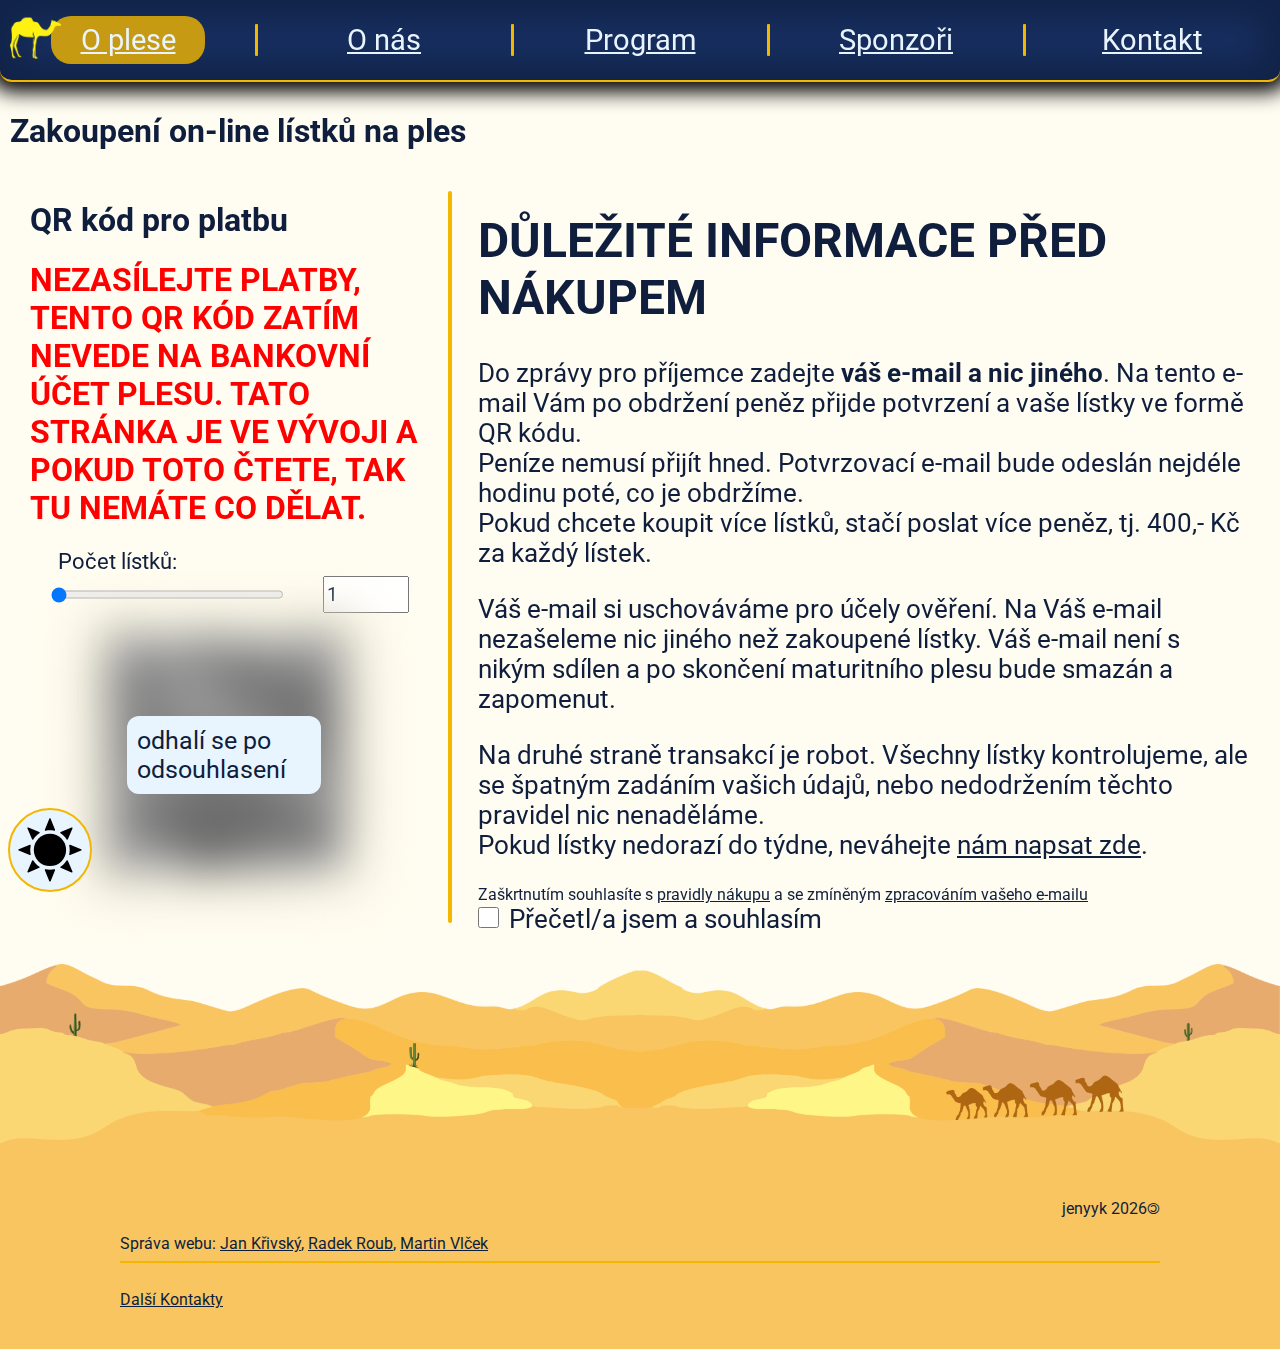
<file: subpages/buyticket.html>
<!DOCTYPE html>
<html lang="cs">
  <head>
    <title>Noc v Orientu - 2026</title>
    <meta charset="utf-8">
    <meta name="viewport" content="width=device-width, initial-scale=1.0">
    <link rel="icon" href="/assets/favicon.png">
    <!-- Every page has a shared and individual stylesheet! -->
    <link rel="stylesheet" href="/sharedStyles.css">
    <link rel="stylesheet" href="/styles/buyticket.css">
  </head>
  <body>
    <script src="/js/sharedHtml.js" type="module"></script>
    <h1 style="margin: 30px 10px 0 10px;">Zakoupení on-line lístků na ples</h1>
    <div id="siteParent">
      <div id="leftSide">
        <h1>QR kód pro platbu</h1>
        <h1 style="color:red;">NEZASÍLEJTE PLATBY, TENTO QR KÓD ZATÍM NEVEDE NA BANKOVNÍ ÚČET PLESU. TATO STRÁNKA JE VE VÝVOJI A POKUD TOTO ČTETE, TAK TU NEMÁTE CO DĚLAT.</h1>
        <p style="margin: 0 28px; font-size: 1.4em;">Počet lístků:</p>
        <div id="inputs">
          <input type="range" id="inputRange" min="1" max="10" value="1" step="1">
          <input type="number" id="inputNumber" value="1">
        </div>
        <div class="censor">
          <img id="qrImage" alt="Zde se objeví QR kód. Pokud ne, tak Váš prohlížeč nepodporuje webassembly">
        </div>
      </div>
      <div id="rightSide">
        <h1>DŮLEŽITÉ INFORMACE PŘED NÁKUPEM</h1>
        <p>Do zprávy pro příjemce zadejte <strong>váš e-mail a nic jiného</strong>.
           Na tento e-mail Vám po obdržení peněz přijde potvrzení a vaše lístky ve formě QR kódu.<br>
           Peníze nemusí přijít hned. Potvrzovací e-mail bude odeslán nejdéle hodinu poté, co je obdržíme.<br>
           Pokud chcete koupit více lístků, stačí poslat více peněz, tj. 400,- Kč za každý lístek.<br></p>
        <p id="eMailText">Váš e-mail si uschováváme pro účely ověření. Na Váš e-mail nezašeleme nic jiného než zakoupené lístky. Váš e-mail není s nikým sdílen a po skončení maturitního plesu bude smazán a zapomenut.</p>
        <p>
           Na druhé straně transakcí je robot. Všechny lístky kontrolujeme, ale se špatným zadáním vašich údajů, nebo nedodržením těchto pravidel nic nenaděláme.<br>
           Pokud lístky nedorazí do týdne, neváhejte <a href="./contacts.html">nám napsat zde</a>.</p>
        <p style="font-size: 1em; margin: 0;">Zaškrtnutím souhlasíte s <span style="cursor: pointer; font-size: inherit; text-decoration: underline;" title="Souhlasíte se správným zadáním vašich údajů před platbou. Pokud zadáte špatné údaje, vaše lístky nemusí přijít. Souhlasíte že nejsme odpovědní za chybné zadání údajů. Pokud se tak stane, pokusíme se problém vyřešit, ale za špatné zadání údajů fakt neručíme.">pravidly nákupu</span> a se zmíněným <span id="eMailUseText" style="cursor: pointer; font-size: inherit; text-decoration: underline;">zpracováním vašeho e-mailu</span></p>
        <input id="acceptCheckbox" type="checkbox" style="cursor: pointer;"><span id="checkboxText" style="cursor: pointer;">Přečetl/a jsem a souhlasím</span>
      </div>
    </div>
    <script src="/js/buyticket.js" type="module"></script>
    <script src="/js/sharedJs.js" type="module"></script>
  </body>
</html>
</file>
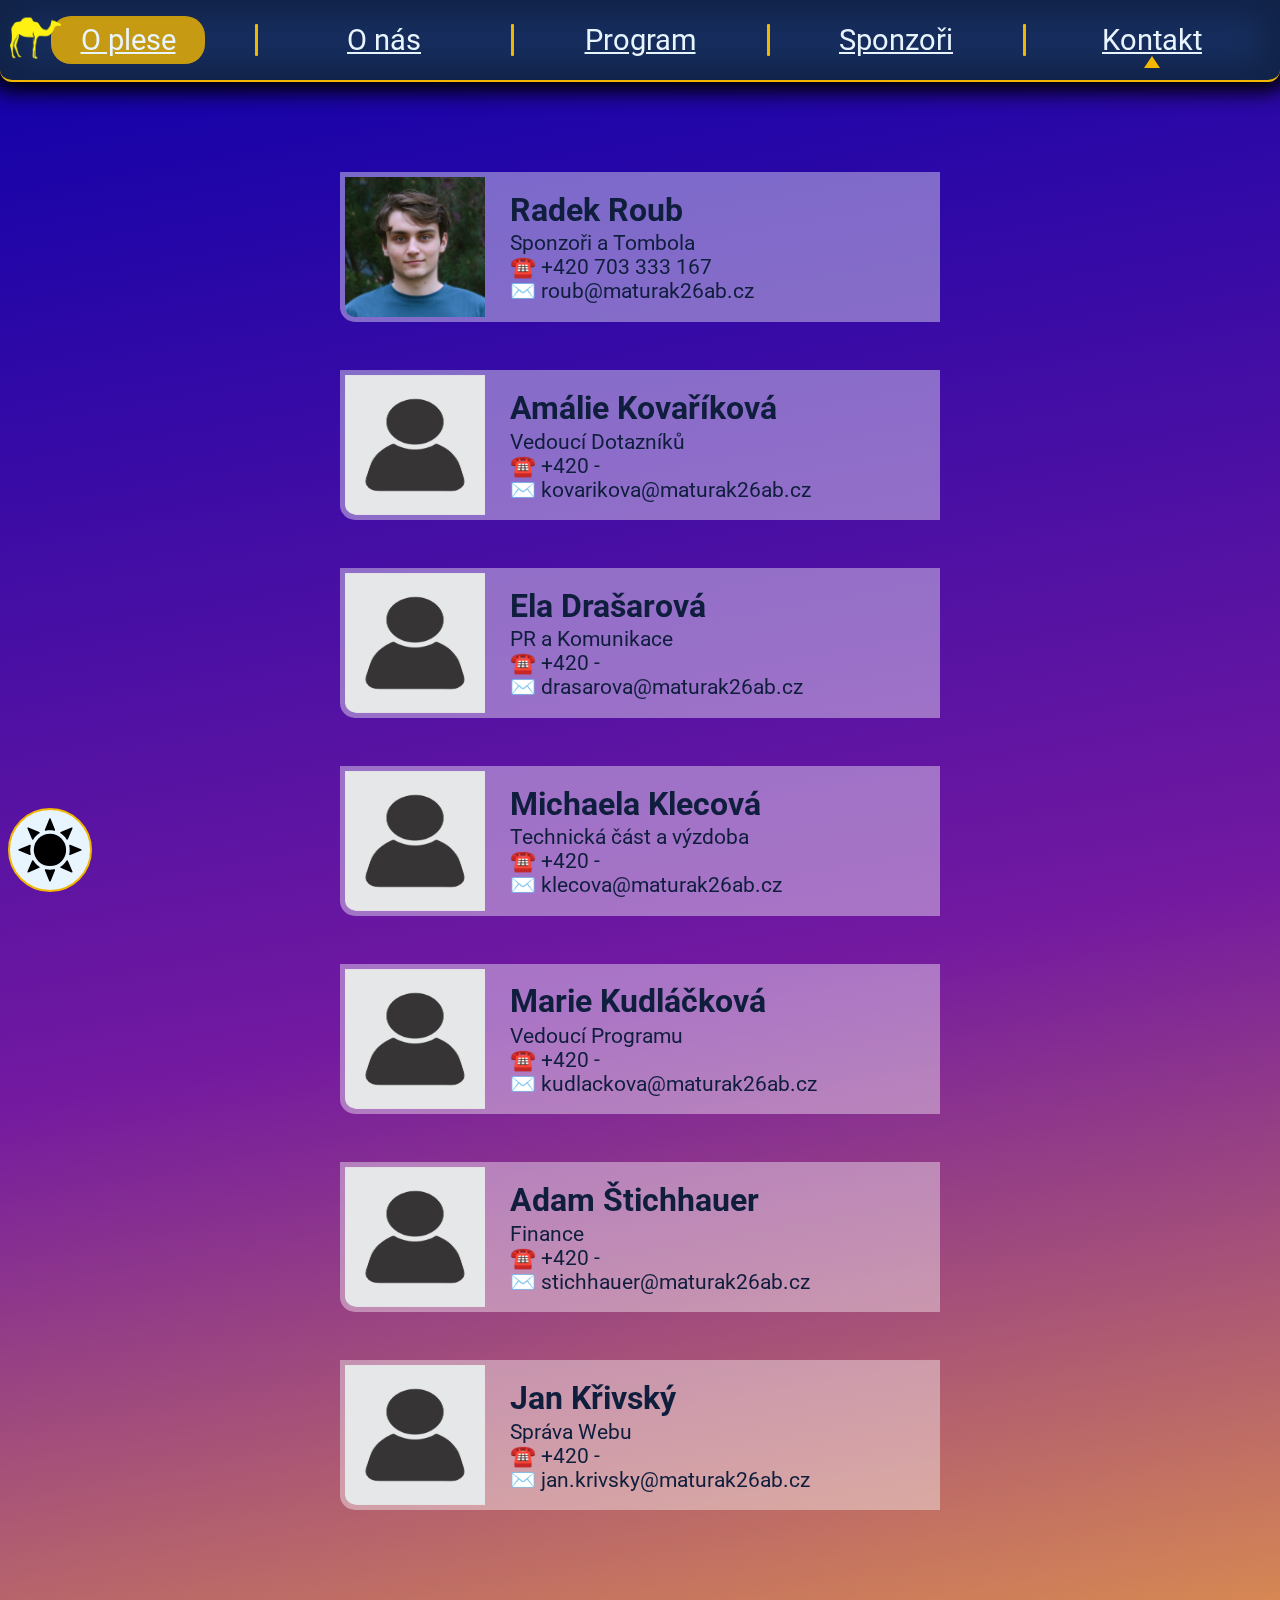
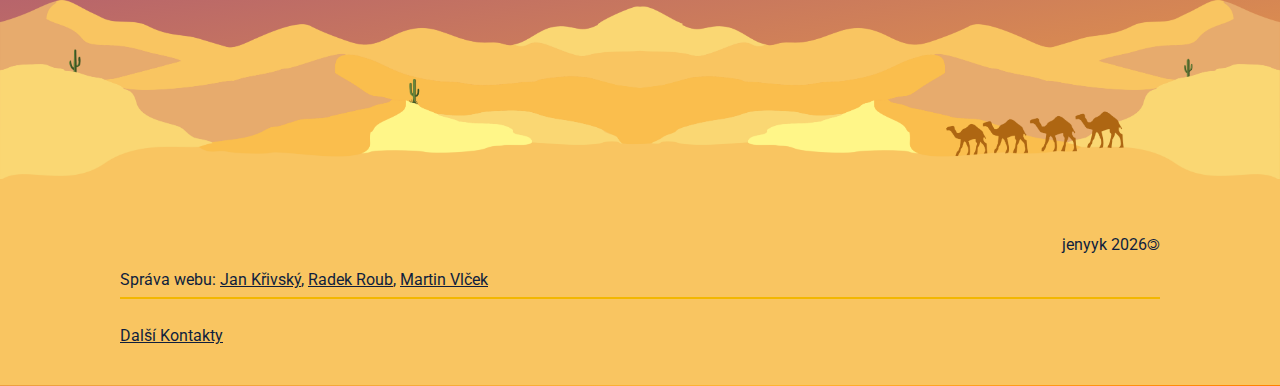
<file: subpages/contacts.html>
<!DOCTYPE html>
<html lang="cs" dir="ltr">
  <head>
    <title>Noc v Orientu - 2026</title>
    <meta charset="utf-8">
    <meta name="viewport" content="width=device-width, initial-scale=1.0">
    <link rel="icon" href="/assets/favicon.png">
    <!-- Every page has a shared and individual stylesheet! -->
    <link rel="stylesheet" href="/sharedStyles.css">
    <link rel="stylesheet" href="/styles/contacts.css">
  </head>
  <body>
    <script src="/js/sharedHtml.js" type="module"></script>

  <div id="container">
    <div class="contactCard">
      <img src="../assets/contactCards/roub.png" alt="sus">
      <div>
        <div class="contactName">Radek Roub</div>
        <div class="contactDescription">Sponzoři a Tombola<br>
          <p id="tele">+420 703 333 167</p>
          <p id="mail">roub@maturak26ab.cz</p>
        </div>
      </div>
    </div>

    <div class="contactCard">
      <img src="../assets/contactCards/person.png" alt="sus">
      <div>
        <div class="contactName">Amálie Kovaříková</div>
        <div class="contactDescription">Vedoucí Dotazníků<br>
          <p id="tele">+420 -</p>
          <p id="mail">kovarikova@maturak26ab.cz</p>
        </div>
      </div>
    </div>

    <div class="contactCard">
      <img src="../assets/contactCards/person.png" alt="sus">
      <div>
        <div class="contactName">Ela Drašarová</div>
        <div class="contactDescription">PR a Komunikace<br>
          <p id="tele">+420 -</p>
          <p id="mail">drasarova@maturak26ab.cz</p>
        </div>
      </div>
    </div>

    <div class="contactCard">
      <img src="../assets/contactCards/person.png" alt="sus">
      <div>
        <div class="contactName">Michaela Klecová</div>
        <div class="contactDescription">Technická část a výzdoba<br>
          <p id="tele">+420 -</p>
          <p id="mail">klecova@maturak26ab.cz</p>
        </div>
      </div>
    </div>

    <div class="contactCard">
      <img src="../assets/contactCards/person.png" alt="sus">
      <div>
        <div class="contactName">Marie Kudláčková</div>
        <div class="contactDescription">Vedoucí Programu<br>
          <p id="tele">+420 -</p>
          <p id="mail">kudlackova@maturak26ab.cz</p>
        </div>
      </div>
    </div>


    <div class="contactCard">
      <img src="../assets/contactCards/person.png" alt="sus">
      <div>
        <div class="contactName">Adam Štichhauer</div>
        <div class="contactDescription">Finance<br>
          <p id="tele">+420 -</p>
          <p id="mail">stichhauer@maturak26ab.cz</p>
        </div>
      </div>
    </div>


    <div class="contactCard">
      <img src="../assets/contactCards/person.png" alt="sus">
      <div>
        <div class="contactName">Jan Křivský</div>
        <div class="contactDescription">Správa Webu<br>
          <p id="tele">+420 -</p>
          <p id="mail">jan.krivsky@maturak26ab.cz</p>
        </div>
      </div>
    </div>

  </div>

    <script src="/js/sharedJs.js" type="module"></script>
  </body>
</html>
</file>
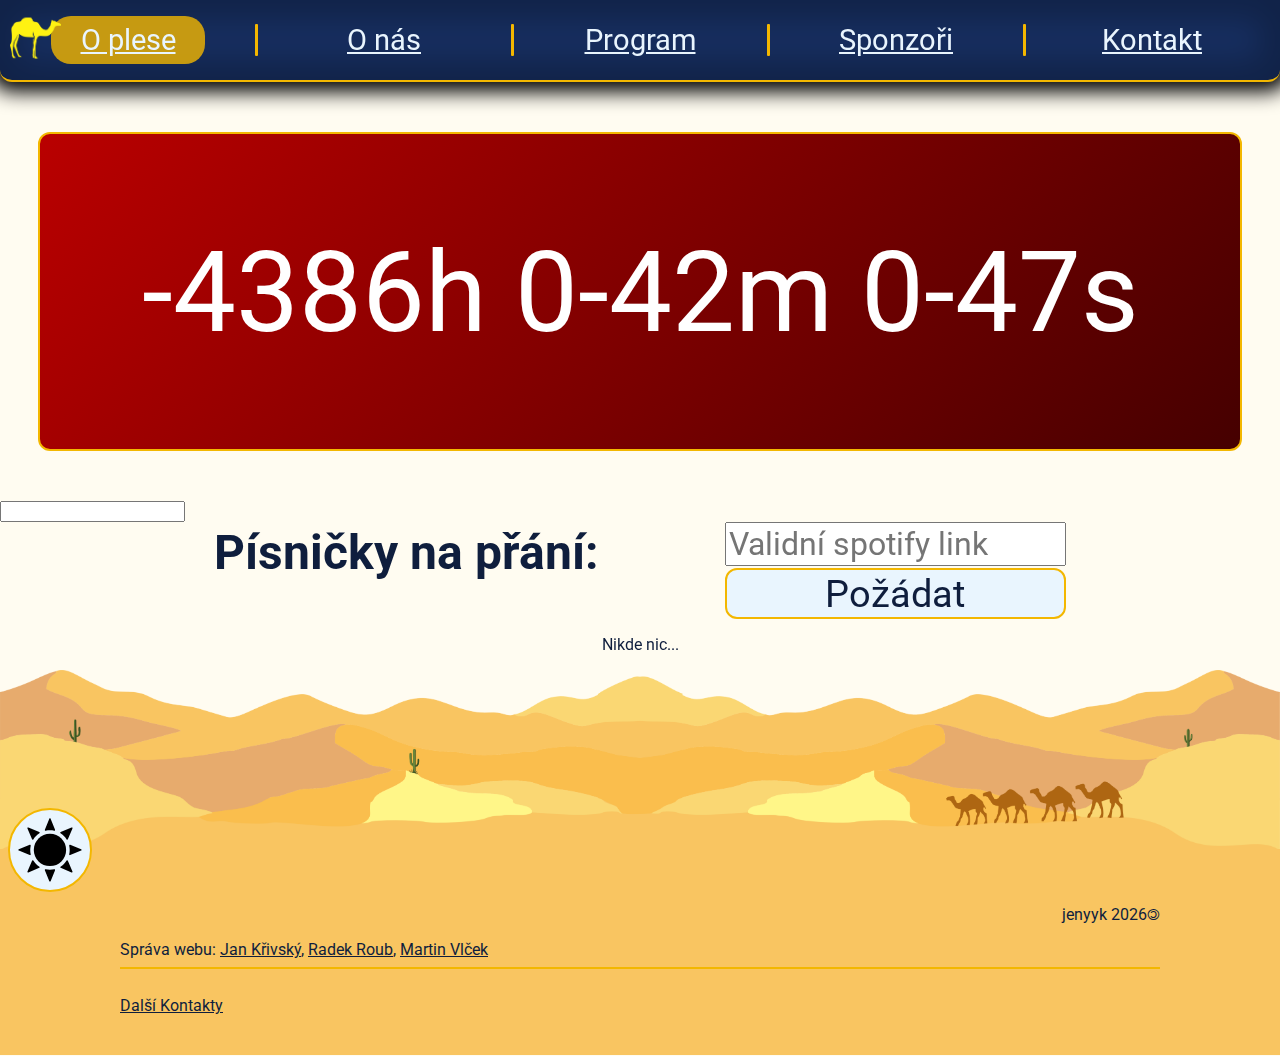
<file: subpages/live.html>
<!DOCTYPE html>
<html lang="cs" dir="ltr">
  <head>
    <title>Noc v Orientu - 2026</title>
    <meta charset="utf-8">
    <meta name="viewport" content="width=device-width, initial-scale=1.0">
    <link rel="icon" href="/assets/favicon.png">
    <!-- Every page has a shared and individual stylesheet! -->
    <link rel="stylesheet" href="/sharedStyles.css">
    <link rel="stylesheet" href="/styles/live.css">
  </head>
  <body>
    <script src="/js/sharedHtml.js" type="module"></script>
    <div id="countdownParent">
      <p id="countdownTimer">přemejšlim...</p>
    </div>
    <input type="text" id="adminPasswordInput">
    <div id="musicQueueParent">
      <div id="musicQueueTop">
        <p>Písničky na přání:</p>
        <div>
          <input id="songInput" type="text" placeholder="Validní spotify link">
          <button id="songAddButton">Požádat</button>
        </div>
      </div>
      <div id="queueParent">
        <p style="text-align: center">Nikde nic...<p>
      </div>
    </div>
    <script src="/js/live.js"></script>
    <script src="/js/sharedJs.js" type="module"></script>
  </body>
</html>
</file>
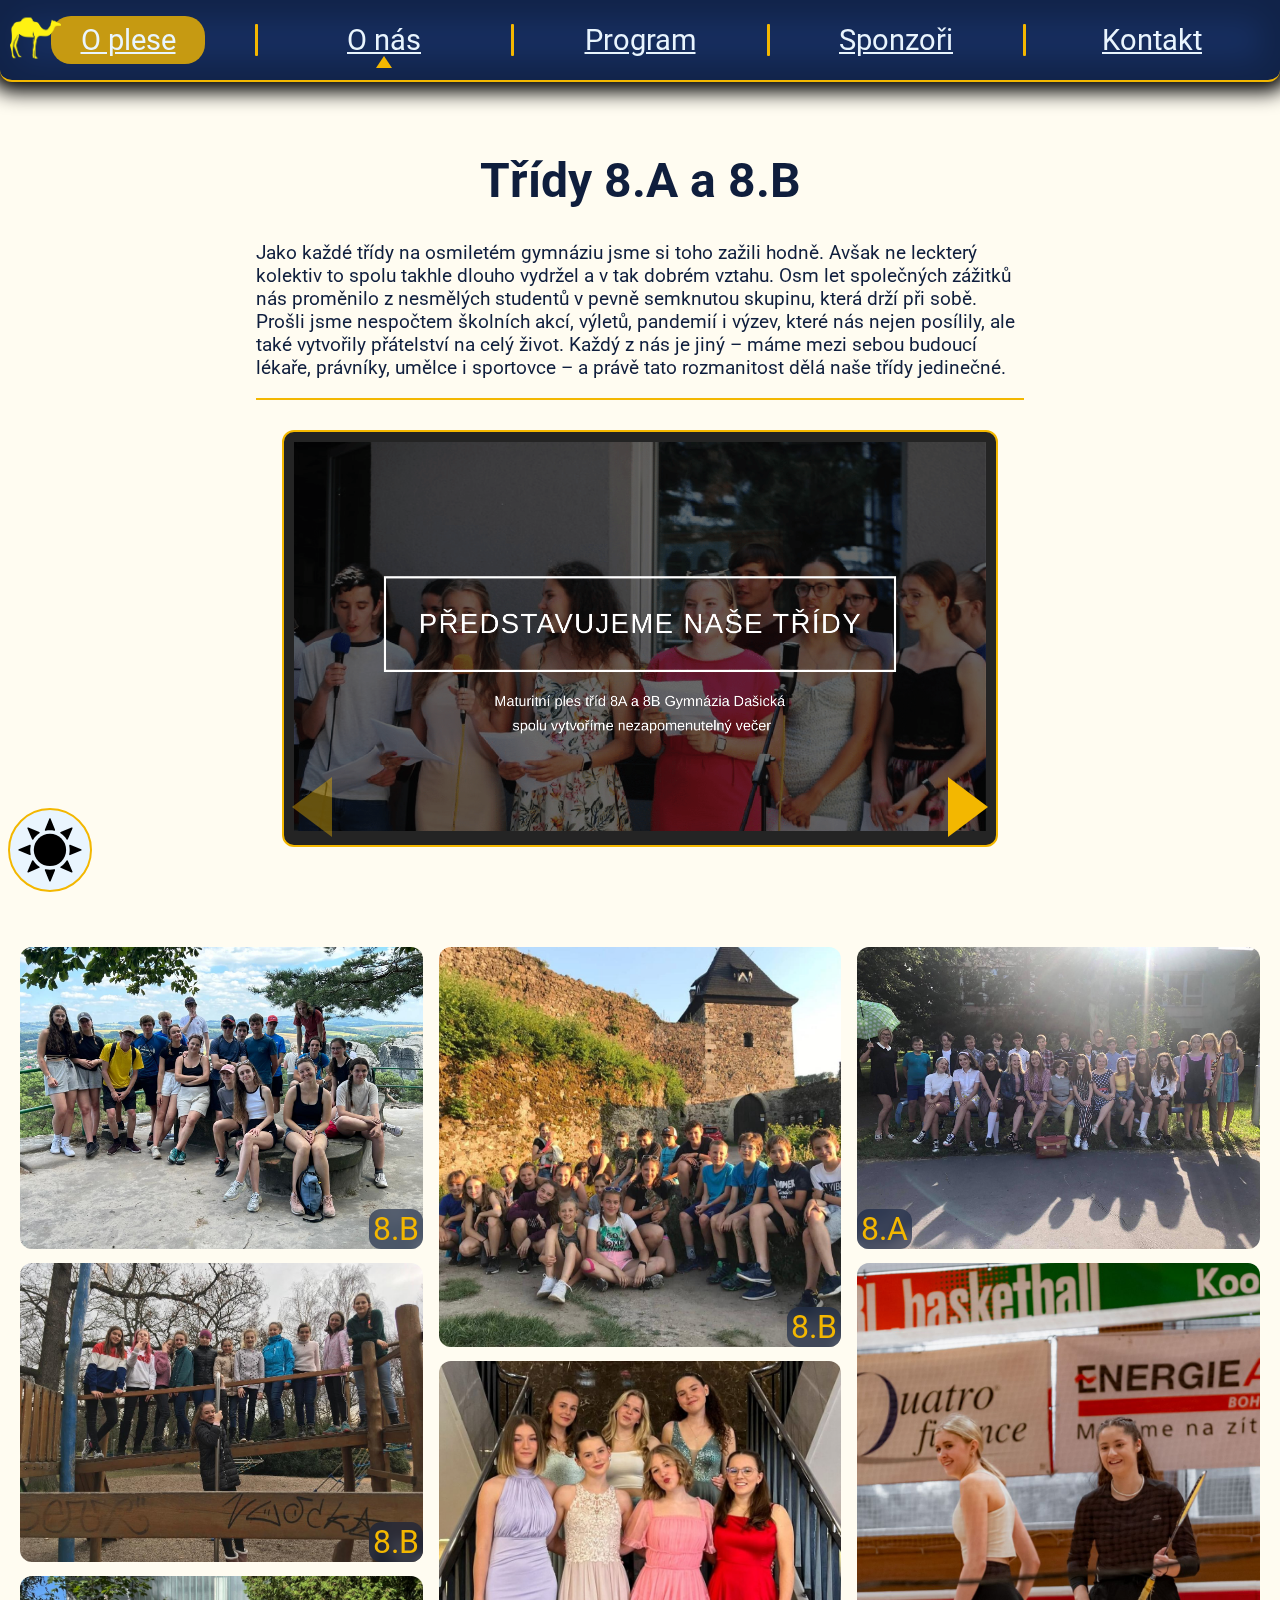
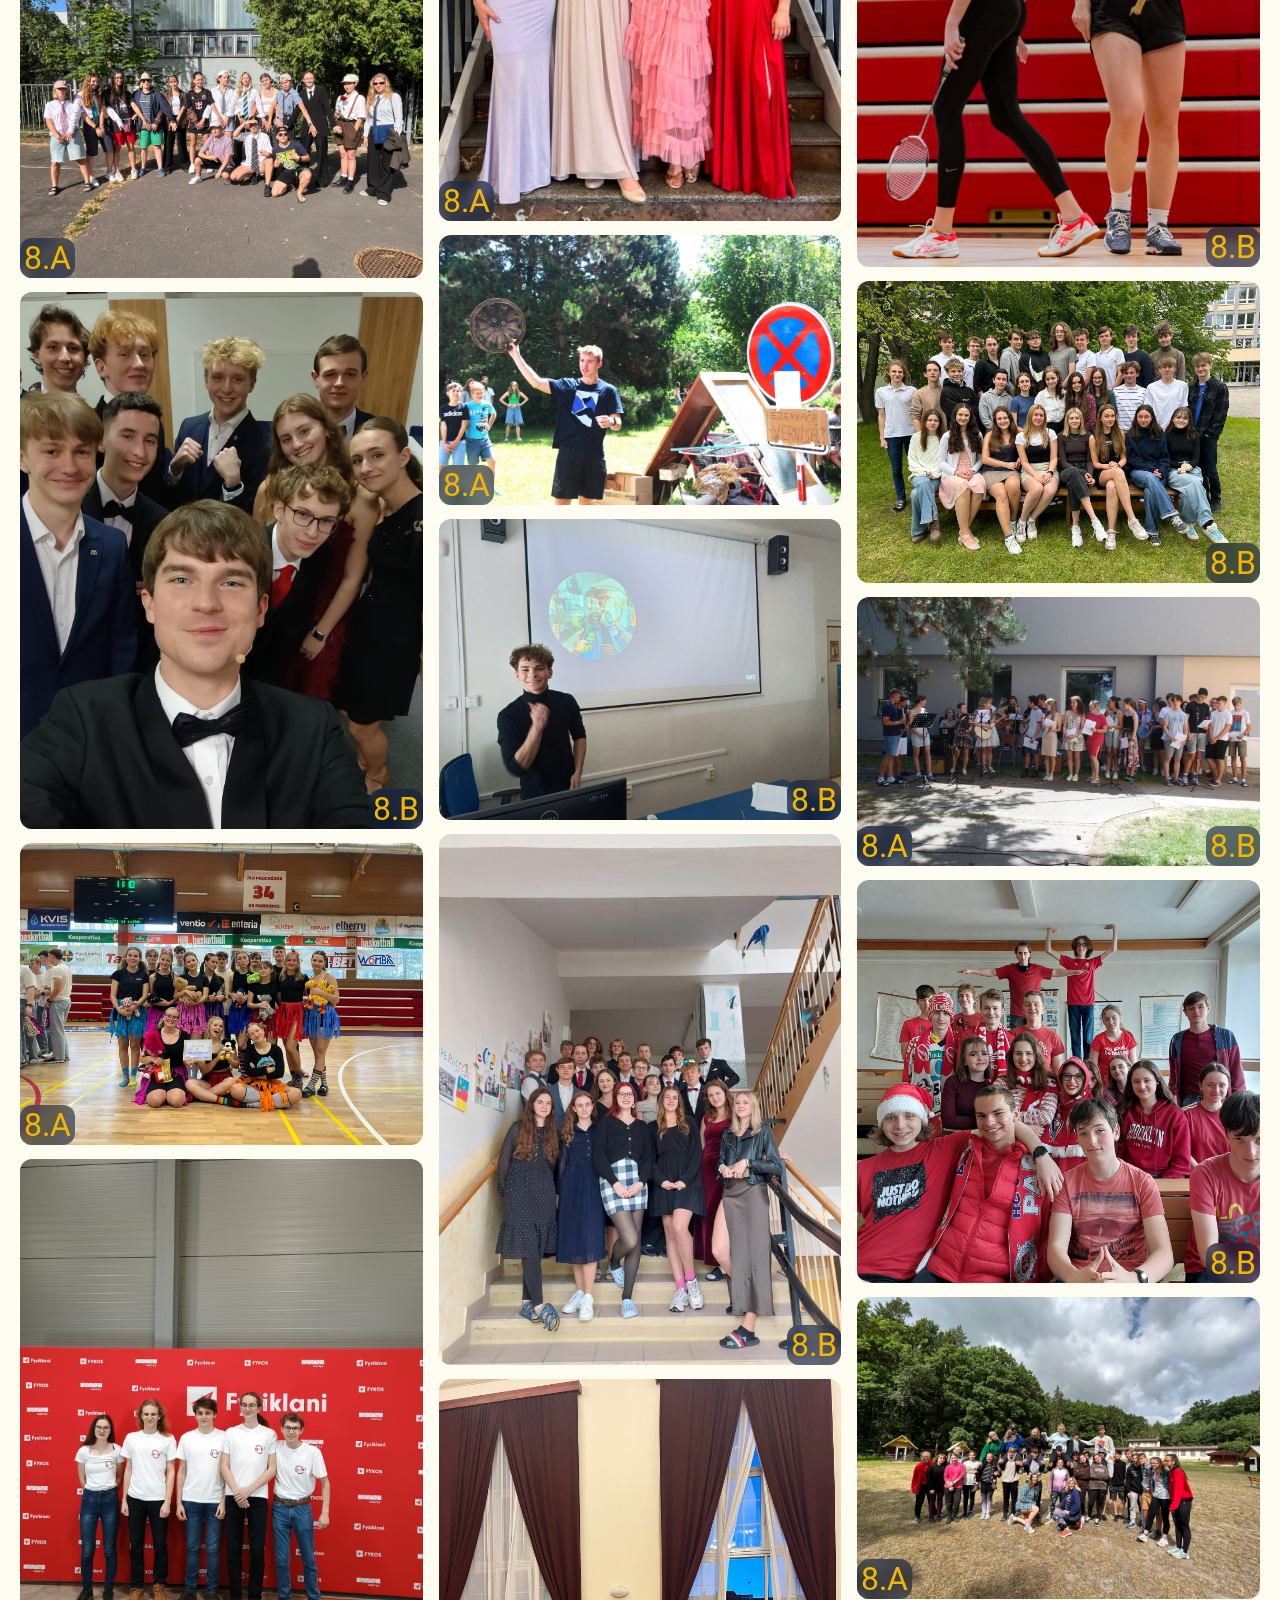
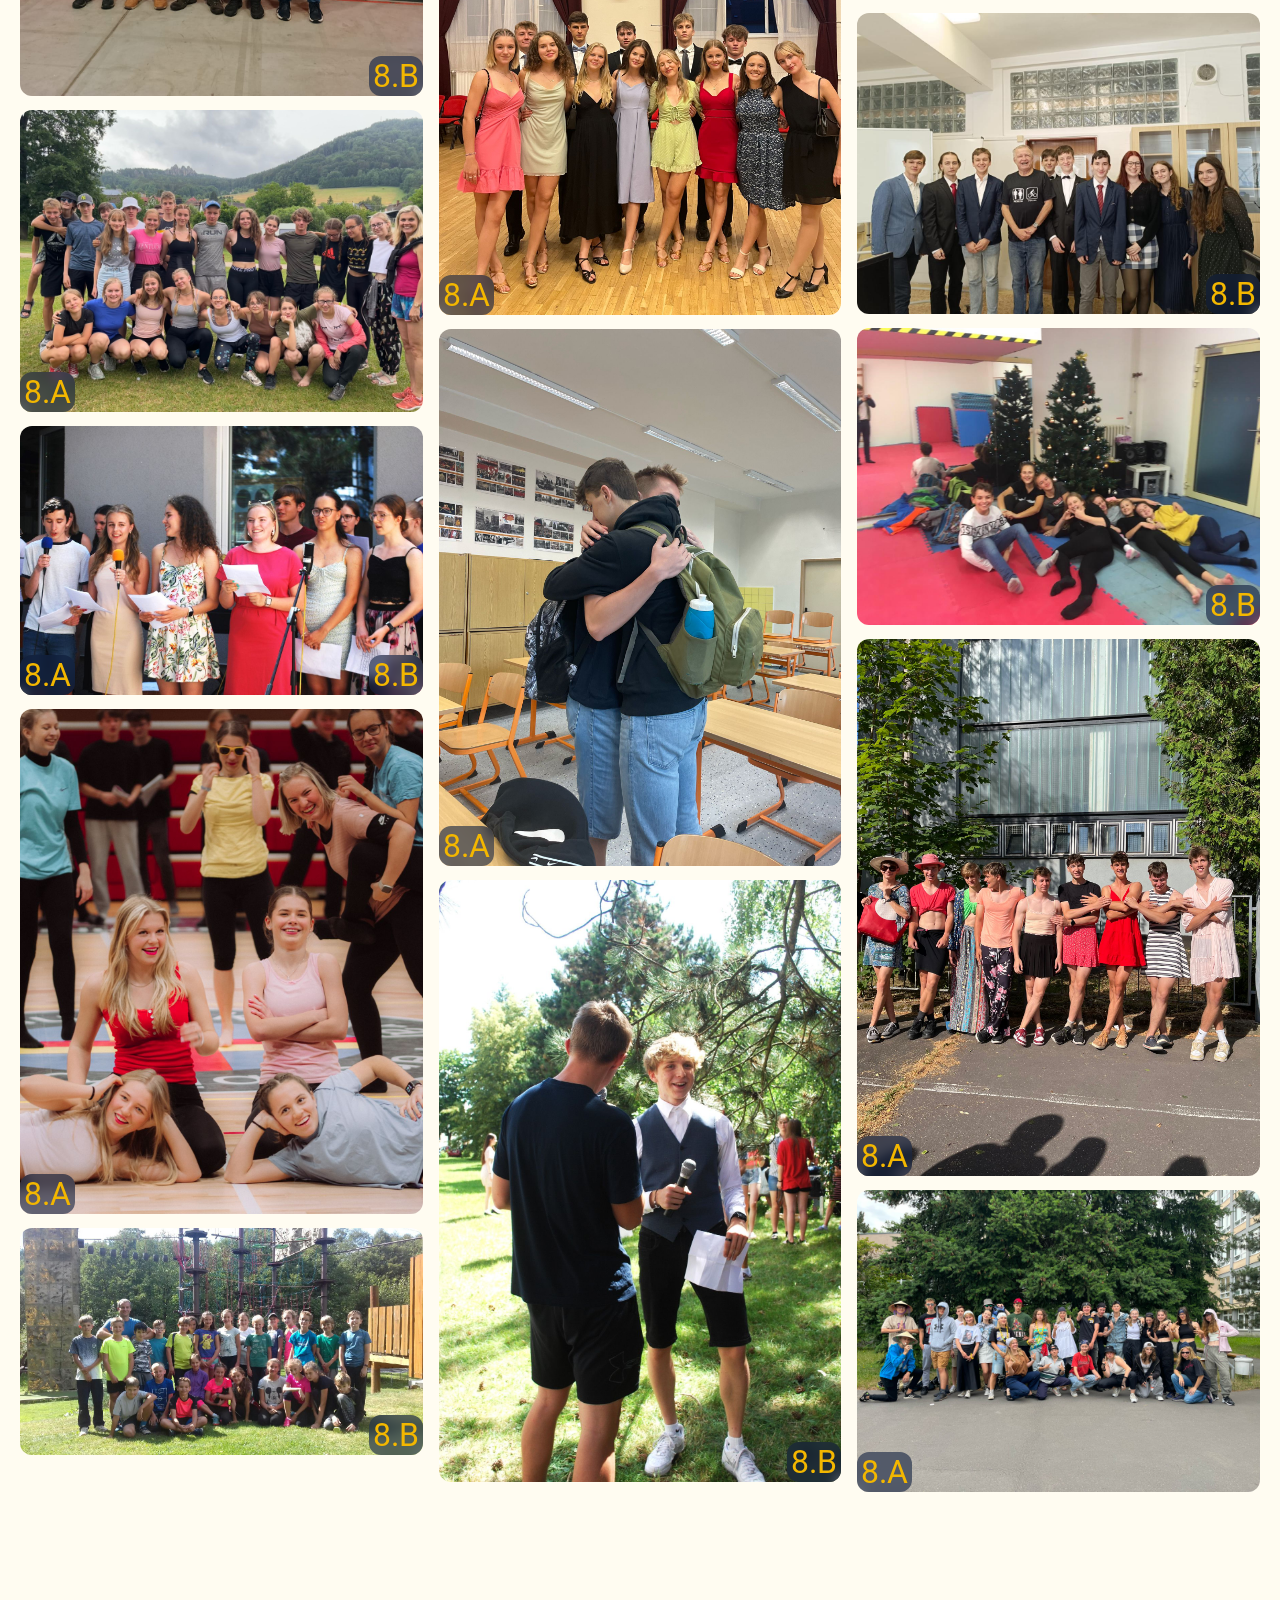
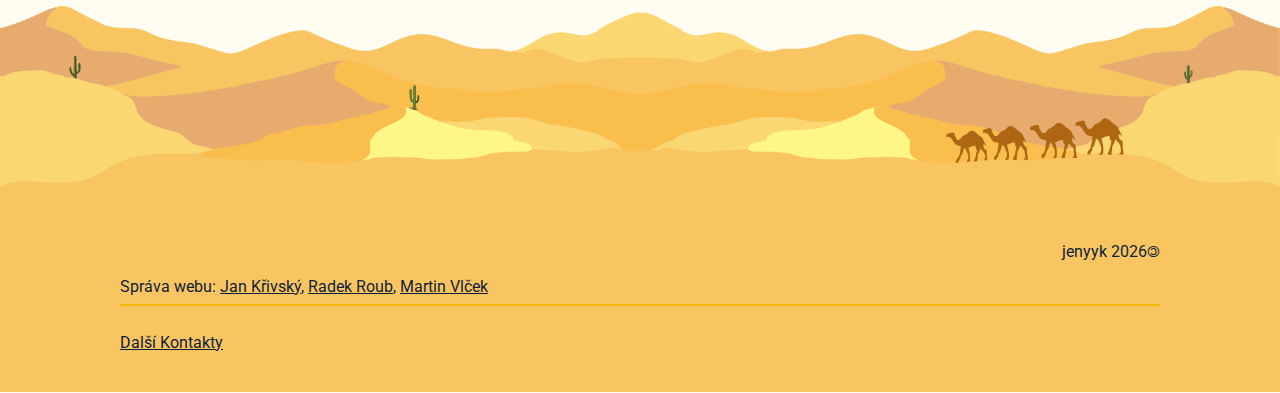
<file: subpages/onas.html>
<!DOCTYPE html>
<html lang="cs" dir="ltr">
  <head>
    <title>Noc v Orientu - 2026</title>
    <meta charset="utf-8">
    <meta name="viewport" content="width=device-width, initial-scale=1.0">
    <link rel="icon" href="/assets/favicon.png">
    <!-- Every page has a shared and individual stylesheet! -->
    <link rel="stylesheet" href="/sharedStyles.css">
    <link rel="stylesheet" href="/styles/onas.css">
  </head>
  <body>
    <script src="/js/sharedHtml.js" type="module"></script>

    <div id="mainAboutDiv">
      <h1>Třídy 8.A a 8.B</h1>
      <p>Jako každé třídy na osmiletém gymnáziu jsme si toho zažili hodně. Avšak ne leckterý kolektiv to spolu takhle dlouho vydržel a v tak dobrém vztahu. Osm let společných zážitků nás proměnilo z nesmělých studentů v pevně semknutou skupinu, která drží při sobě.<br>
        Prošli jsme nespočtem školních akcí, výletů, pandemií i výzev, které nás nejen posílily, ale také vytvořily přátelství na celý život. Každý z nás je jiný – máme mezi sebou budoucí lékaře, právníky, umělce i sportovce – a právě tato rozmanitost dělá naše třídy jedinečné.</p>
      <div class="breakLine"></div>
      <div id="presentationDiv">
        <img id="presentationImage" src="/assets/presentation/0.png" alt="presentation slide">
        <div class="left arrow" onclick="handlePrev" style="opacity:0.4;"></div>
        <div class="right arrow" onclick="handleNext"></div>
        <script src="/js/aboutPresentation.js"></script>
      </div>
    </div>
    <div id="showcaseImageDiv">
      <!-- Picsum poskytuje PLACEHOLDERY s danou velikostí -->
      <div class="b">  <img alt="showcase image" class="preview" src="/assets/galleryImages/beckoVylet.jpg">         </div>
      <div class="b">  <img alt="showcase image" class="preview" src="/assets/galleryImages/tyrsaky.jpeg">           </div>
      <div class="a">  <img alt="showcase image" class="preview" src="/assets/galleryImages/ackoSuii.jpeg">          </div>
      <div class="b">  <img alt="showcase image" class="preview" src="/assets/galleryImages/kovy.png">               </div>
      <div class="a">  <img alt="showcase image" class="preview" src="/assets/galleryImages/ackoAerobik.jpeg">       </div>
      <div class="b">  <img alt="showcase image" class="preview" src="/assets/galleryImages/fyziklani.png">          </div>
      <div class="a">  <img alt="showcase image" class="preview" src="/assets/galleryImages/prilaHoes.jpeg">         </div>
      <div class="a b"><img alt="showcase image" class="preview" src="/assets/galleryImages/vernisazAmalka.jpg">     </div>
      <div class="a">  <img alt="showcase image" class="preview" src="/assets/galleryImages/acko.jpg">               </div>
      <div class="b">  <img alt="showcase image" class="preview" src="/assets/galleryImages/adaptakBecko.jpg">       </div>
      <div class="b">  <img alt="showcase image" class="preview" src="/assets/galleryImages/prvniVylet.jpeg">        </div>
      <div class="a">  <img alt="showcase image" class="preview" src="/assets/galleryImages/ackoPles.png">           </div>
      <div class="a">  <img alt="showcase image" class="preview" src="/assets/galleryImages/vernisazAukce.jpg">      </div>
      <div class="b">  <img alt="showcase image" class="preview" src="/assets/galleryImages/honzik.jpg">             </div>
      <div class="b">  <img alt="showcase image" class="preview" src="/assets/galleryImages/schodyDrip.jpeg">        </div>
      <div class="a">  <img alt="showcase image" class="preview" src="/assets/galleryImages/ackoTanecni.jpeg">       </div>
      <div class="a">  <img alt="showcase image" class="preview" src="/assets/galleryImages/ackoHug.jpeg">           </div>
      <div class="b">  <img alt="showcase image" class="preview" src="/assets/galleryImages/mejzlaOs.jpg">           </div>
      <div class="a">  <img alt="showcase image" class="preview" src="/assets/galleryImages/ackoTridniDestnik.jpeg"> </div>
      <div class="b">  <img alt="showcase image" class="preview" src="/assets/galleryImages/stetky.jpg">             </div>
      <div class="b">  <img alt="showcase image" class="preview" src="/assets/galleryImages/tridniBecko.jpg">        </div>
      <div class="a b"><img alt="showcase image" class="preview" src="/assets/galleryImages/vernisaz.jpg">           </div>
      <div class="b">  <img alt="showcase image" class="preview" src="/assets/galleryImages/cervenyDen.jpg">         </div>
      <div class="a">  <img alt="showcase image" class="preview" src="/assets/galleryImages/ackoVylet.jpeg">         </div>
      <div class="b">  <img alt="showcase image" class="preview" src="/assets/galleryImages/milan.jpeg">             </div>
      <div class="b">  <img alt="showcase image" class="preview" src="/assets/galleryImages/nacvik.jpeg">            </div>
      <div class="a">  <img alt="showcase image" class="preview" src="/assets/galleryImages/ackoBabochlapi.jpeg">    </div>
      <div class="a">  <img alt="showcase image" class="preview" src="/assets/galleryImages/ackoR63.jpeg">           </div>
    </div>
    <script src="/js/imagePreview.js"></script>
    <script src="/js/sharedJs.js" type="module"></script>
  </body>
</html>
</file>
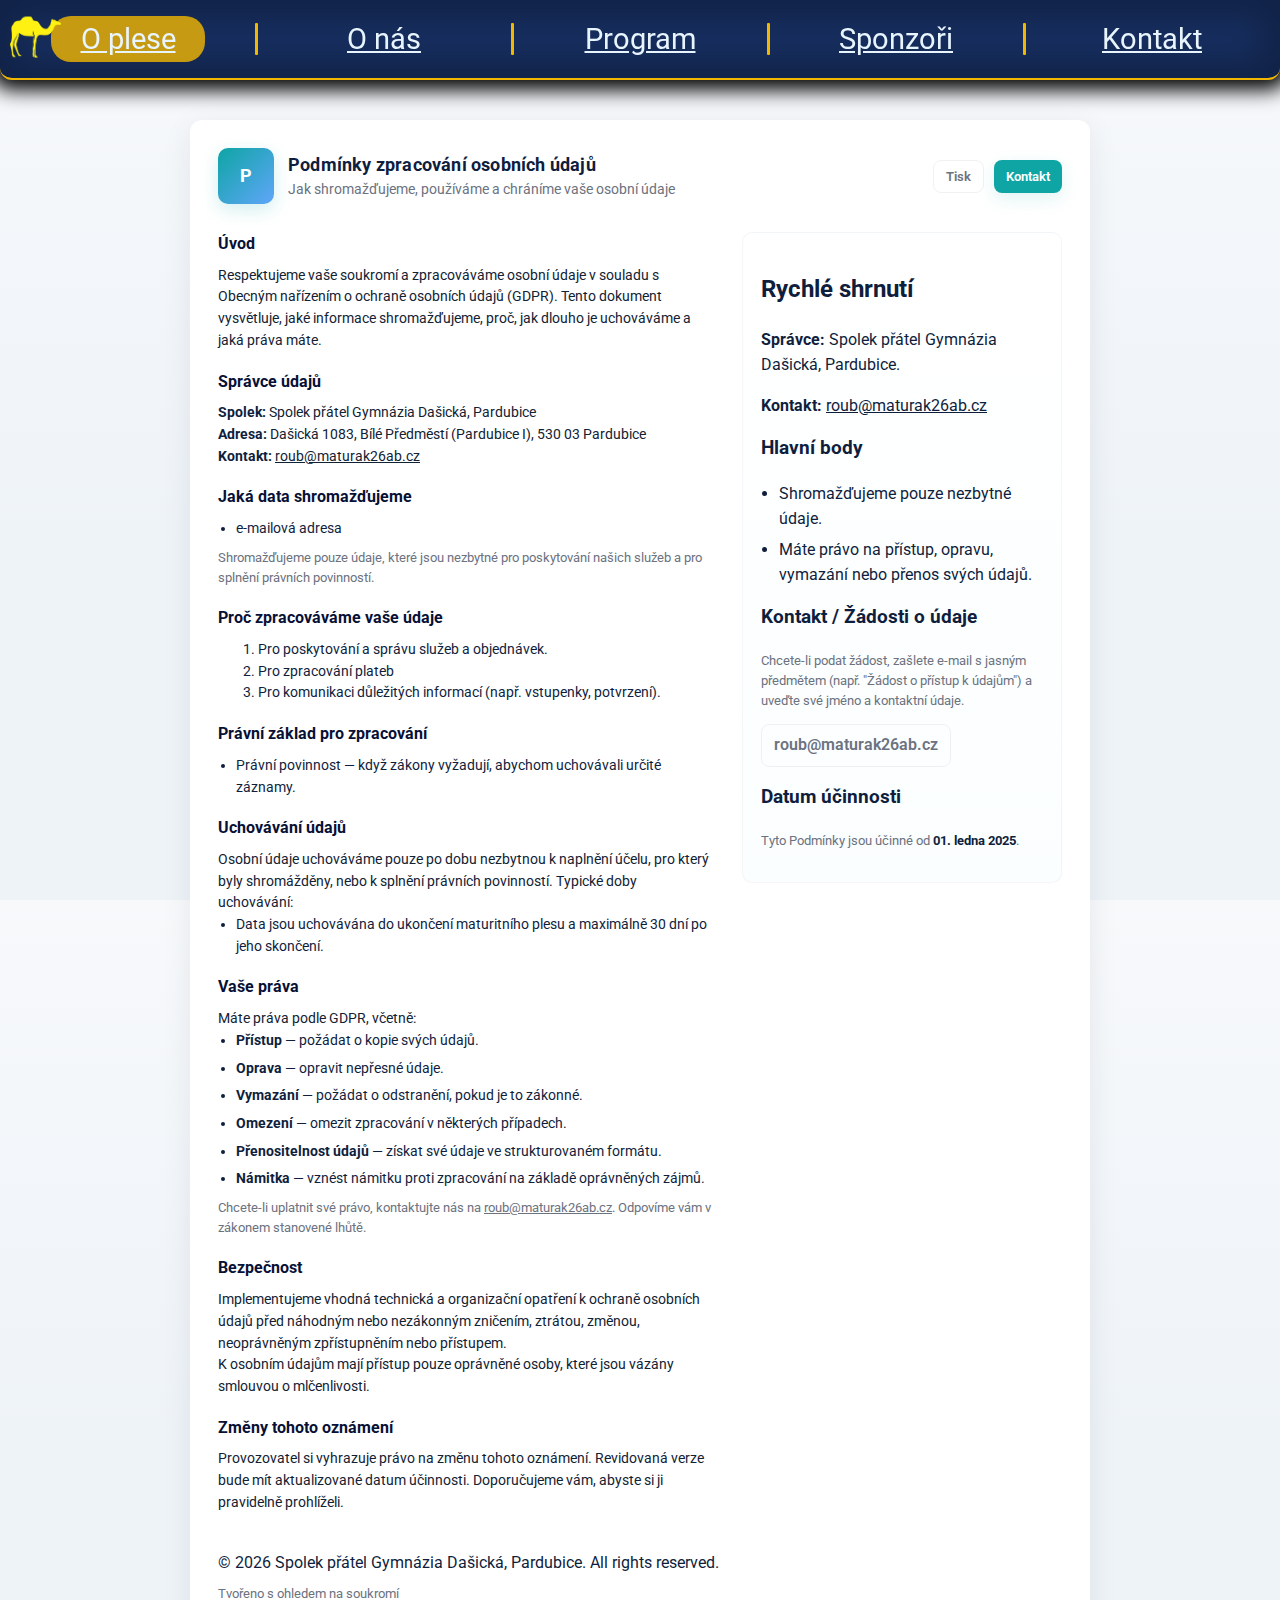
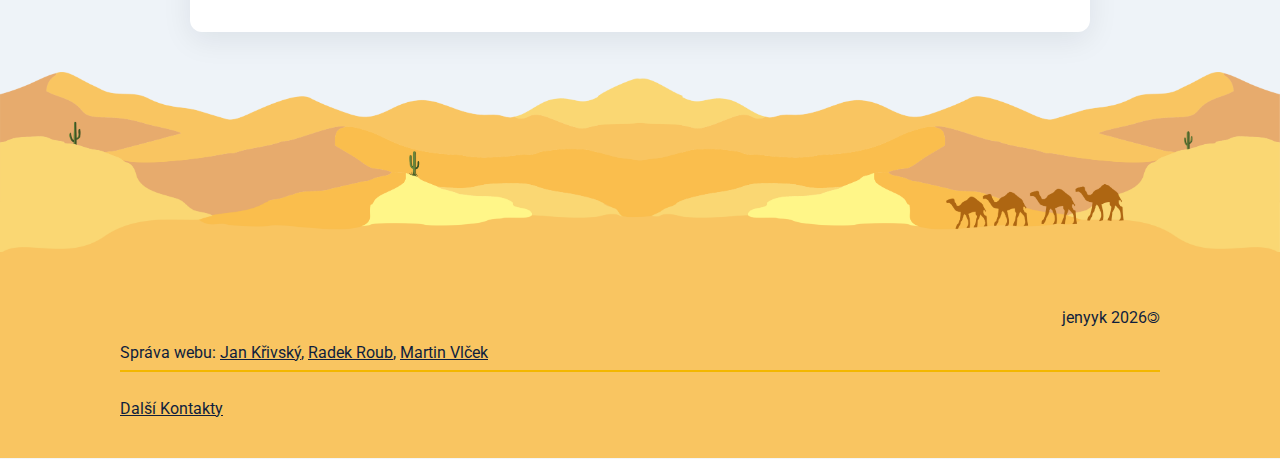
<file: subpages/podminky.html>
<!doctype html>
<html lang="cs">
  <head>
      <title>Maturitní ples Gypce 2026</title>
    <meta charset="utf-8">
    <meta name="viewport" content="width=device-width, initial-scale=1.0">
    <meta name="description" content="Podmínky zpracování osobních údajů pro Maturitní ples Gypce 2026.">
    <meta name="robots" content="noindex, follow">
    <link rel="icon" href="/assets/favicon.webp">
    <!-- Every page has a shared and individual stylesheet! -->
    <link rel="stylesheet" href="/sharedStyles.css">
    <link rel="stylesheet" href="/styles/podminky.css">
  </head>
<body>
  <script src="/js/sharedHtml.js" type="module"></script>
  <div id="siteParent">
    <div class="container" role="main" aria-labelledby="pageTitle">
        <header>
        <div class="brand">
            <div class="logo" aria-hidden="true">P</div>
            <div>
            <h1 id="pageTitle">Podmínky zpracování osobních údajů</h1>
            <p class="lead">Jak shromažďujeme, používáme a chráníme vaše osobní údaje</p>
            </div>
        </div>

        <div class="action" aria-hidden="true">
            <button class="btn btn-ghost" onclick="window.print()">Tisk</button>
            <button class="btn btn-primary" onclick="document.getElementById('contact').scrollIntoView({behavior:'smooth'})">Kontakt</button>
        </div>
        </header>

        <main>
        <section aria-labelledby="introTitle">
            <h2 id="introTitle">Úvod</h2>
            <p>Respektujeme vaše soukromí a zpracováváme osobní údaje v souladu s Obecným nařízením o ochraně osobních údajů (GDPR). Tento dokument vysvětluje, jaké informace shromažďujeme, proč, jak dlouho je uchováváme a jaká práva máte.</p>
        </section>

        <section aria-labelledby="controllerTitle">
            <h2 id="controllerTitle">Správce údajů</h2>
            <p><strong>Spolek:</strong> Spolek přátel Gymnázia Dašická, Pardubice<br>
            <strong>Adresa:</strong> Dašická 1083, Bílé Předměstí (Pardubice I), 530 03 Pardubice<br>
            <strong>Kontakt:</strong> <a href="mailto:roub@maturak26ab.cz">roub@maturak26ab.cz</a></p>
        </section>

        <section aria-labelledby="whatTitle">
            <h2 id="whatTitle">Jaká data shromažďujeme</h2>
            <ul>
            <li>e-mailová adresa</li>
            </ul>
            <p class="muted">Shromažďujeme pouze údaje, které jsou nezbytné pro poskytování našich služeb a pro splnění právních povinností.</p>
        </section>

        <section aria-labelledby="whyTitle">
            <h2 id="whyTitle">Proč zpracováváme vaše údaje</h2>
            <ol>
            <li>Pro poskytování a správu služeb a objednávek.</li>
            <li>Pro zpracování plateb</li>
            <li>Pro komunikaci důležitých informací (např. vstupenky, potvrzení).</li>
            </ol>
        </section>

        <section aria-labelledby="basisTitle">
            <h2 id="basisTitle">Právní základ pro zpracování</h2>
            <ul>
            <li>Právní povinnost — když zákony vyžadují, abychom uchovávali určité záznamy.</li>
            </ul>
        </section>

        <section aria-labelledby="retentionTitle">
            <h2 id="retentionTitle">Uchovávání údajů</h2>
            <p>Osobní údaje uchováváme pouze po dobu nezbytnou k naplnění účelu, pro který byly shromážděny, nebo k splnění právních povinností. Typické doby uchovávání:</p>
            <ul>
            <li>Data jsou uchovávána do ukončení maturitního plesu a maximálně 30 dní po jeho skončení.</li>
            </ul>
        </section>

        <section aria-labelledby="rightsTitle">
            <h2 id="rightsTitle">Vaše práva</h2>
            <p>Máte práva podle GDPR, včetně:</p>
            <ul>
            <li><strong>Přístup</strong> — požádat o kopie svých údajů.</li>
            <li><strong>Oprava</strong> — opravit nepřesné údaje.</li>
            <li><strong>Vymazání</strong> — požádat o odstranění, pokud je to zákonné.</li>
            <li><strong>Omezení</strong> — omezit zpracování v některých případech.</li>
            <li><strong>Přenositelnost údajů</strong> — získat své údaje ve strukturovaném formátu.</li>
            <li><strong>Námitka</strong> — vznést námitku proti zpracování na základě oprávněných zájmů.</li>
            </ul>
            <p class="muted">Chcete-li uplatnit své právo, kontaktujte nás na <a href="mailto:roub@maturak26ab.cz">roub@maturak26ab.cz</a>. Odpovíme vám v zákonem stanovené lhůtě.</p>
        </section>

        <section aria-labelledby="securityTitle">
            <h2 id="securityTitle">Bezpečnost</h2>
            <p>Implementujeme vhodná technická a organizační opatření k ochraně osobních údajů před náhodným nebo nezákonným zničením, ztrátou, změnou, neoprávněným zpřístupněním nebo přístupem.</p>
            <p>K osobním údajům mají přístup pouze oprávněné osoby, které jsou vázány smlouvou o mlčenlivosti.</p>
        </section>

        <section aria-labelledby="changesTitle">
            <h2 id="changesTitle">Změny tohoto oznámení</h2>
            <p>Provozovatel si vyhrazuje právo na změnu tohoto oznámení. Revidovaná verze bude mít aktualizované datum účinnosti. Doporučujeme vám, abyste si ji pravidelně prohlíželi.</p>
        </section>
        </main>

        <aside aria-labelledby="asideTitle">
        <h2 id="asideTitle">Rychlé shrnutí</h2>
        <p><strong>Správce:</strong> Spolek přátel Gymnázia Dašická, Pardubice.</p>
        <p><strong>Kontakt:</strong> <a href="mailto:roub@maturak26ab.cz">roub@maturak26ab.cz</a></p>

        <h3 style="margin-top:12px;">Hlavní body</h3>
        <ul>
            <li>Shromažďujeme pouze nezbytné údaje.</li>
            <li>Máte právo na přístup, opravu, vymazání nebo přenos svých údajů.</li>
        </ul>

        <h3 style="margin-top:12px;" id="contact">Kontakt / Žádosti o údaje</h3>
        <p class="muted">Chcete-li podat žádost, zašlete e-mail s jasným předmětem (např. "Žádost o přístup k údajům") a uveďte své jméno a kontaktní údaje.</p>
        <p style="margin-top:8px"><a href="mailto:roub@maturak26ab.cz" class="btn btn-ghost" style="display:inline-block;text-decoration:none;">roub@maturak26ab.cz</a></p>

        <h3 style="margin-top:16px;">Datum účinnosti</h3>
        <p class="muted">Tyto Podmínky jsou účinné od <strong>01. ledna 2025</strong>.</p>
        </aside>

        <div id="foot">
        <div>© <span id="year"></span> Spolek přátel Gymnázia Dašická, Pardubice. All rights reserved.</div>
        <div class="muted">Tvořeno s ohledem na soukromí</div>
        </div>
    </div>
  </div>
  <script>
    // small script for year
    document.getElementById('year').textContent = new Date().getFullYear();
  </script>
</body>
</html>
</file>
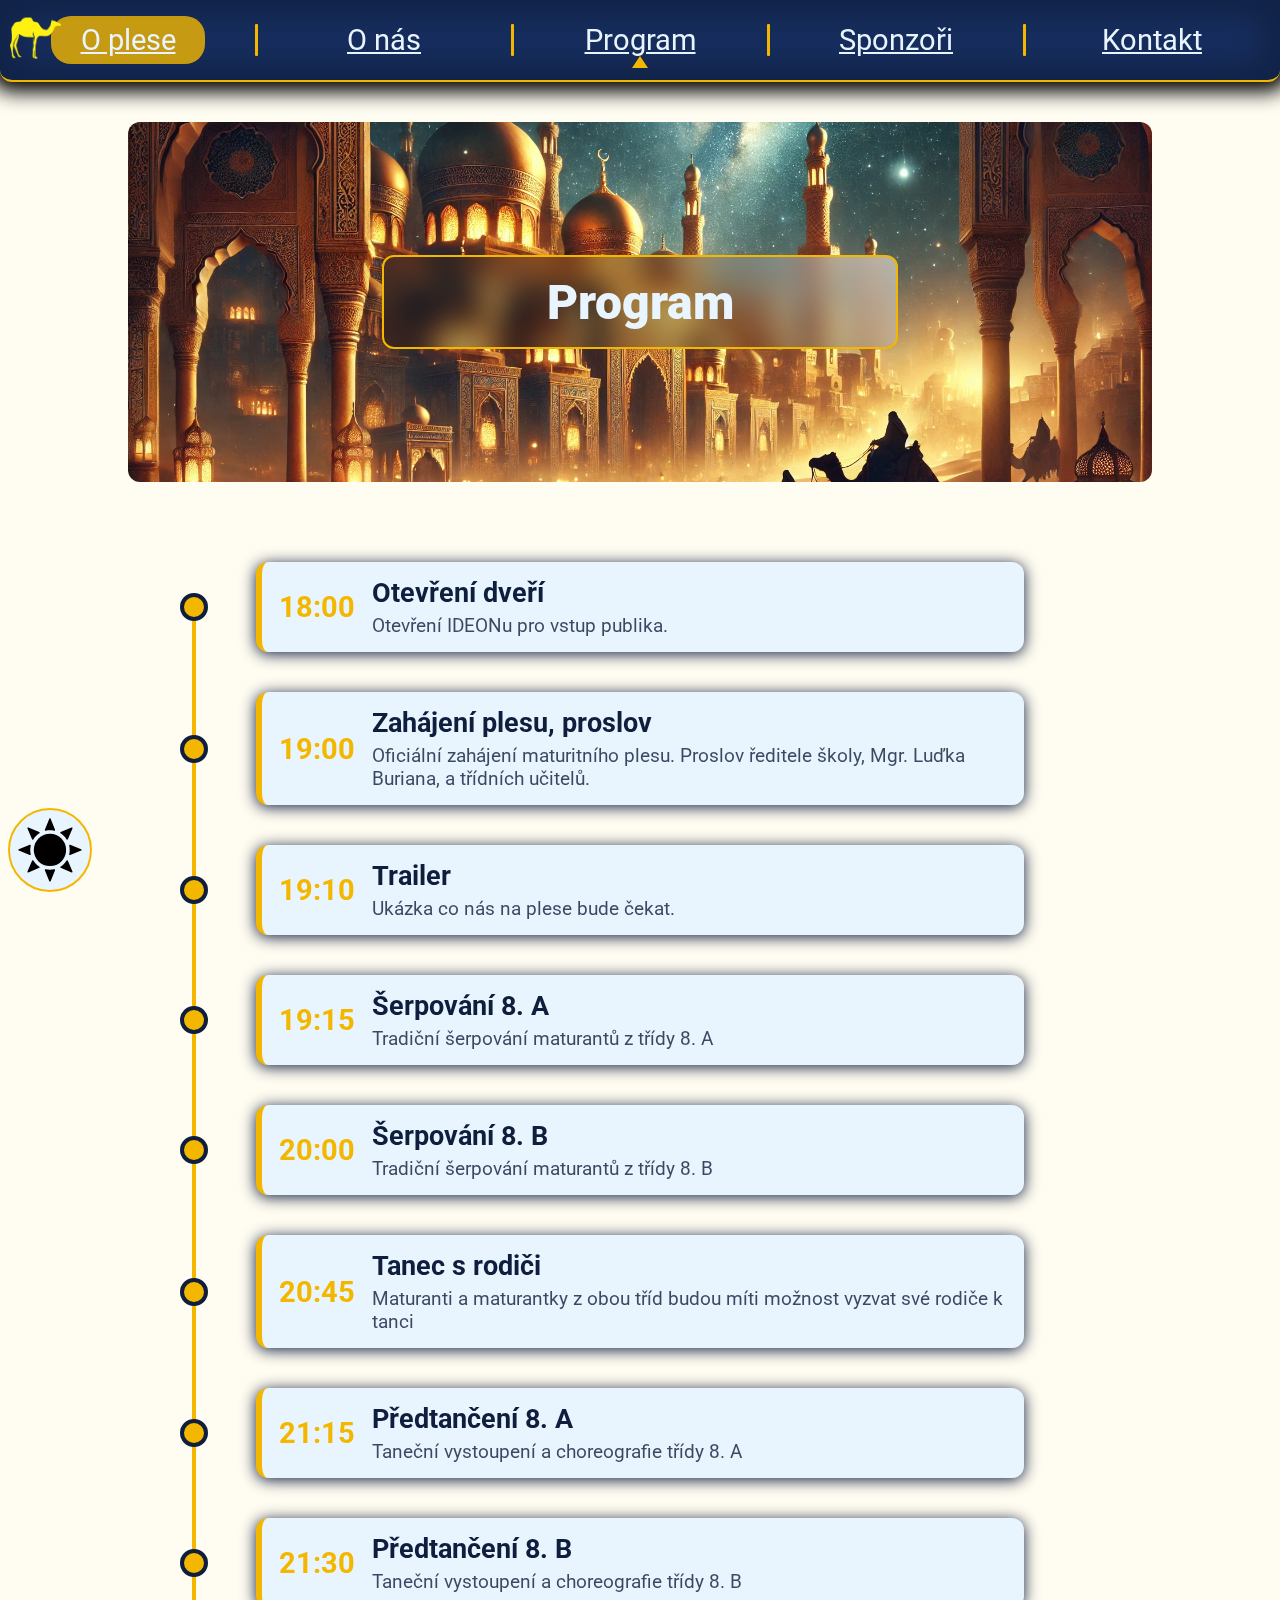
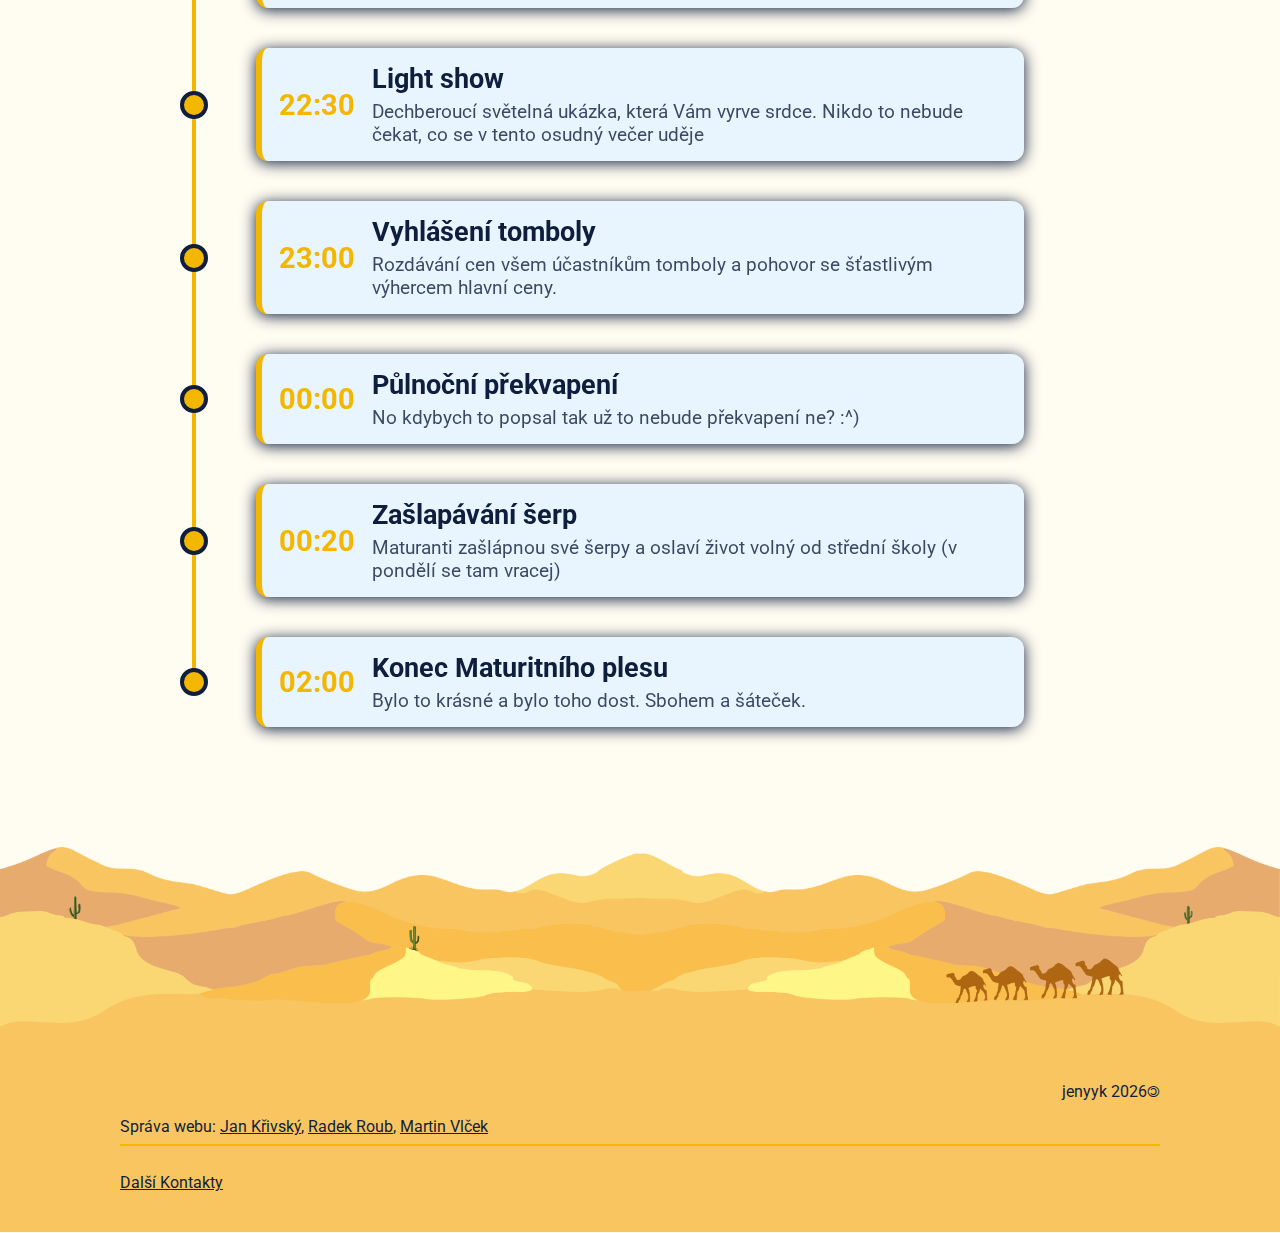
<file: subpages/program.html>
<!DOCTYPE html>
<html lang="cs" dir="ltr">
<head>
  <title>Noc v Orientu - 2026</title>
  <meta charset="utf-8">
  <meta name="viewport" content="width=device-width, initial-scale=1.0">
  <link rel="icon" href="/assets/favicon.png">
  <!-- Every page has a shared and individual stylesheet! -->
  <link rel="stylesheet" href="/sharedStyles.css">
  <link rel="stylesheet" href="/styles/program.css">
</head>
<body>
  <script src="/js/sharedHtml.js" type="module"></script>


  <div id="topImageDiv">
    <img src="/assets/programTopImage.png" alt="pretty image">
    <div id="headerRect">
      <h1 id="title">
        Program
      </h1>
    </div>
  </div>


  <!-- Radečku bylo rozhodnuto, že nejsme piráti co hledaj poklad -->
  <!-- <div id="sideImage"></div> -->
  <div id="events">
    <div class="eventCard">
      <div class="eventTime">18:00</div>
      <div class="eventInfo">
        <div class="eventTitle">Otevření dveří</div>
        <div class="eventDescription">Otevření IDEONu pro vstup publika.</div>
      </div>
    </div>

    <div class="eventCard">
      <div class="eventTime">19:00</div>
      <div class="eventInfo">
        <div class="eventTitle">Zahájení plesu, proslov</div>
        <div class="eventDescription">Oficiální zahájení maturitního plesu. Proslov ředitele školy, Mgr. Luďka Buriana, a třídních učitelů.</div>
      </div>
    </div>

    <div class="eventCard">
      <div class="eventTime">19:10</div>
      <div class="eventInfo">
        <div class="eventTitle">Trailer</div>
        <div class="eventDescription">Ukázka co nás na plese bude čekat.</div>
      </div>
    </div>

    <div class="eventCard">
      <div class="eventTime">19:15</div>
      <div class="eventInfo">
        <div class="eventTitle">Šerpování 8. A</div>
        <div class="eventDescription">Tradiční šerpování maturantů z třídy 8. A <!--TÉ HORŠÍ--></div>
      </div>
    </div>

    <div class="eventCard">
      <div class="eventTime">20:00</div>
      <div class="eventInfo">
        <div class="eventTitle">Šerpování 8. B</div>
        <div class="eventDescription">Tradiční šerpování maturantů z třídy 8. B <!--TÉ LEPŠÍ--></div>
      </div>
    </div>

    <div class="eventCard">
      <div class="eventTime">20:45</div>
      <div class="eventInfo">
        <div class="eventTitle">Tanec s rodiči</div>
        <div class="eventDescription">Maturanti a maturantky z obou tříd budou míti možnost vyzvat své rodiče k tanci</div>
      </div>
    </div>

    <div class="eventCard">
      <div class="eventTime">21:15</div>
      <div class="eventInfo">
        <div class="eventTitle">Předtančení 8. A</div>
        <div class="eventDescription">Taneční vystoupení a choreografie třídy 8. A</div>
      </div>
    </div>

    <div class="eventCard">
      <div class="eventTime">21:30</div>
      <div class="eventInfo">
        <div class="eventTitle">Předtančení 8. B</div>
        <div class="eventDescription">Taneční vystoupení a choreografie třídy 8. B</div>
      </div>
    </div>

    <div class="eventCard">
      <div class="eventTime">22:30</div>
      <div class="eventInfo">
        <div class="eventTitle">Light show</div>
        <div class="eventDescription">Dechberoucí světelná ukázka, která Vám vyrve srdce. Nikdo to nebude čekat, co se v tento osudný večer uděje</div>
      </div>
    </div>

    <div class="eventCard">
      <div class="eventTime">23:00</div>
      <div class="eventInfo">
        <div class="eventTitle">Vyhlášení tomboly</div>
        <div class="eventDescription">Rozdávání cen všem účastníkům tomboly a pohovor se šťastlivým výhercem hlavní ceny.</div>
      </div>
    </div>

    <div class="eventCard">
      <div class="eventTime">00:00</div>
      <div class="eventInfo">
        <div class="eventTitle">Půlnoční překvapení</div>
        <div class="eventDescription">No kdybych to popsal tak už to nebude překvapení ne? :^)</div>
      </div>
    </div>

    <div class="eventCard">
      <div class="eventTime">00:20</div>
      <div class="eventInfo">
        <div class="eventTitle">Zašlapávání šerp</div>
        <div class="eventDescription">Maturanti zašlápnou své šerpy a oslaví život volný od střední školy (v pondělí se tam vracej)</div>
      </div>
    </div>

    <div class="eventCard">
      <div class="eventTime">02:00</div>
      <div class="eventInfo">
        <div class="eventTitle">Konec Maturitního plesu</div>
        <div class="eventDescription">Bylo to krásné a bylo toho dost. Sbohem a šáteček.</div>
      </div>
    </div>
  </div>

  <script src="/js/camel.js" type="module"></script>
  <script src="/js/sharedJs.js" type="module"></script>
</body>
</html>
</file>
<file: sharedStyles.css>
/* BASE VALUES and DEFAULT STYLES */
:root {
/* MAIN COLOR IS INITIALIZED AS DARK,                                         *
 * THE REGULAR VALUE IS #fffcf1                                               *
 * THIS IS BECAUSE AT NIGHT, THIS COLOR WILL FLASH BEFORE DARK MODE KICKS IN  *
 * INITIALIZING AS DARK PREVENTS THE USER FROM BEING BLINDED AT NIGHT         */
  --main-color: #242424;
  --secondary-color: #e9f5fe;
  --accent-color: #f3b700;
  --contrast-color: #0f1e3d;
/* COPY FOR ELEMENTS THAT DO NOT CHANGE WITH DARK MODE  *
 * UNFORTUNATELY HAS TO BE HERE                         */
  --main-color-firm: #fffcf1;
  --secondary-color-firm: #e9f5fe;
  --accent-color-firm: #f3b700;
  --contrast-color-firm: #0f1e3d;

  --horizon-sky-light: rgba(255, 218, 153, 0.6);
  --horizon-sky-subdued: rgba(205, 175, 127, 0.5);
}
@font-face {
  font-family: "Roboto";
  src:
    url("/assets/Roboto.ttf") format("TrueType");
}

html {
  font-size: 100%;
  scroll-behavior: smooth;
}
body {
  background-color: var(--main-color);

  margin: 0;

  overflow-x: hidden;

  transition: none;
}
* {
  color: var(--contrast-color);
  font-family: Roboto;
}
a {
  color: unset;
  /* text-decoration: none; */
}
/* Text inside a span tag wont break across lines */
span:not(.screamer) {
  white-space:   nowrap;
  -webkit-hyphens: none;
  -moz-hyphens:    none;
  -ms-hyphens:     none;
  hyphens:         none;
}



/* EVERY PAGE HAS A NAVBAR */
#topBar {
  display: flex;
  flex-direction: row;
  align-items: center;

  position: sticky;
  top: 0;
  z-index: 2;
  width: 100vw;
  height: 8vh;
  min-height: 80px;
  /* margin: 20px auto; */

  background: #172f61;
  box-shadow: inset 0 0 30px 20px #00000040,
      0 0 20px 10px #000000;

  border-bottom: 2px solid var(--accent-color);
  border-radius: 0 0 12px 12px;
}

#navTriangle {
  position: absolute;
  width: 0;
  height: 0;

  top: calc(60% + 0.5em);
  left: 50%;
  transform: translateX(-50%);

  border-left: 8px solid transparent;
  border-right: 8px solid transparent;
  border-bottom: 12px solid var(--accent-color);
}
#navIconDiv {
  position: absolute;
  width: 20%;
  top: 50%;
  transform: translateY(-50%);
  left: 10px;
}
#navIconDiv > img {
  width: 100%;
}
.navElement {
  position: relative;
  width: 20%;
  height: 100%;

  text-align: center;

  display: flex;
  align-items: center;
  justify-content: center;
}
.navElement:not(:first-child)::before {
  content: "";
  position: absolute;
  top: 30%;
  height: 40%;

  border-radius: 1px;

  left: -1.5px;
  width: 3px;
  background-color: var(--accent-color);
}

.navElement a {
  font-size: 1.8em;
  color: var(--secondary-color-firm);
}
.navElement > a::before {
  content: "";
  position: absolute;
  inset: 20%;
  border-radius: 20px;
  background-color: var(--accent-color);
  z-index: -1;

  opacity: 0;
  transition: opacity 400ms ease-out;
}
.navElement:hover > a::before {
  opacity: 0.8;
}

@media (max-width: 1200px) {
  .navElement a { font-size: 1em !important; }
  #navIconDiv { display: none !important; }
}

/* EVERY PAGE HAS A FOOTER */
#footer {
  width: 100vw;
  display: flex;
  flex-direction: column;
}
#footer > img {
  width: 100%;
  pointer-events: none;
}
#footer > div {
  margin: 0;
  top: -1px;
  position: relative;

  background-color: #F9C561;
  padding: 40px 120px;
}
#footer > div {
  margin: 0;
  color: var(--contrast-color-firm) !important;
}
@media (max-width: 1200px) {
  #footer > div { padding: 40px 20px !important; }
}

/* NICE IMAGE EFFECT */
@keyframes objectUpDown {
  from { object-position: top left;    }
  to   { object-position: bottom right; }
}

/* SUBSTITURE FOR <hr> WITH ACCENT COLOR */
div.breakLine {
  position: relative;
  width: 100%;
  border-top: 2px solid var(--accent-color);
}

/* STYLES FOR POPUP IMAGES USING js/imagePreview.js */
.popupImage {
  position: fixed;
  top: 0;
  left: 0;

  width: 100vw;
  height: 100vh;

  z-index: 5;

  display: flex;
  justify-content: center;
  align-items: center;

  background-color: #00000060;
  opacity: 1;
  animation: fadeIn 300ms ease-out;
}
.popupImage img {
  max-width: 90%;
  max-height: 90%;
}
@keyframes fadeIn {
  from { opacity: 0; }
  to   { opacity: 1; }
}
.preview {
  cursor: zoom-in;
}

hr {
  border: none;
  border-top: 2px solid var(--accent-color);
  margin: 0.5rem 0;
}

.carpet {
  height: 6rem;
  width: 100vw;
  background-image: url('/assets/carpet_2_sat.png');
  background-repeat: repeat-x;
  image-rendering: pixelated;
  background-size: auto 100%;
  border: none;
}
</file>
<file: styles/buyticket.css>
:root {
  --blur-amount: 25px;
}

#siteParent {
  display: flex;
  flex-direction: row;
  min-height: 80vh;
}
#siteParent > div {
  position: relative;
  margin: 0;
  padding: 30px;
  box-sizing: border-box;
}
#leftSide {
  width: 35%;
}
.censor { position: relative; }
.censor * {
  filter: blur(var(--blur-amount));
  transition: filter 200ms ease-out;
}
.censor::after {
  content:"odhalí se po odsouhlasení";
  position: absolute;
  left: 50%;
  top: 50%;
  transform: translate(-50%, -50%);
  font-size: var(--blur-amount);
  padding: calc(var(--blur-amount) - 15px);
  background-color: var(--secondary-color);
  box-sizing: border-box;
  border-radius: 12px;
  transition: all 200ms ease-out;
}
#inputs {
  display: flex;
  justify-content: space-evenly;
  align-items: center;
  padding: 0;
}
#inputRange {
  height: 1.6em;
  font-size: 1.6em;
  width: 60%;
  margin: 0 30px 0 12px;
}
#inputNumber {
  height: 1.6em;
  font-size: 1.2em;
  width: 20%;
}

#qrImage {
  border: 2px solid var(--accent-color);
  border-radius: 12px;
  width: 70%;
  image-rendering: pixelated;
  margin: 0 15%;
}


#rightSide {
  position: relative;
  width: 65%;
}
#acceptCheckbox {
  height: 1.6em;
  width: 1.6em;
  margin: 0 10px 0 0;
}
#rightSide::before {
  content:"";
  position: absolute;
  height: 90%;
  width: 4px;
  top: 5%;
  left: 0;
  background-color: var(--accent-color);
  border-radius: 2px;
}

#rightSide h1 { font-size: 3em;   }
#rightSide p, span  { font-size: 1.6em; }

#eMailText {
  position: relative;
}
#eMailText::before {
  content: "";
  position: absolute;
  left: -20px;
  top: -10px;
  width: calc(100% + 40px);
  height: calc(100% + 20px);
  border-radius: 12px;
  z-index: -1;
  transition: all 600ms ease-in-out;
}
#rightSide:has(#eMailUseText:hover) #eMailText::before {
  background-color: color-mix(in srgb, var(--accent-color) 80%, transparent);
}

@media (max-width: 1200px) {
  #siteParent {
    flex-direction: column-reverse;
  }
  #siteParent div { padding: 10px; }
  #rightSide { width: 100%; }
  #rightSide::before {
    width: 90%;
    height: 4px;
    left: 5%;
    top: 100%;
  }
  #leftSide  { width: 100%; }
  #qrImage { width: 90%; margin: 0 5%; }
}
</file>
<file: styles/contacts.css>
body{
    background: var(--secondary-color);
    background: linear-gradient(
      350deg,
      rgba(255,128,0,1) 0%,
      rgba(255,162,0,0.8) 4%,
      rgba(100,0,150,0.9) 50%,
      rgba(12,0,170,1) 100%
    );
}

#container {
    display: flex;
    flex-direction: row;
    flex-wrap: wrap;
    justify-content: space-evenly;
    gap: 8px;

    width: 80vw;
    margin: 70px auto;
}

.contactCard {
    border-radius: 0 0 0 15px;
    display: flex;
    background-color: rgba(255,255,255,0.4);
    position: relative;

    width: 600px;
    height: clamp(150px, 15vh, 15vh);
    align-items: center;
    margin: 20px 0;
}

.contactCard img {
    border: 5px solid transparent;
    box-sizing: border-box;

    height: 100%;
    aspect-ratio: 1;
    border-radius: inherit;

    margin-right: 20px;
}

.contactCard > div {
    display: flex;
    flex-direction: column; /* Stack name and description vertically */
    justify-content: center;
    width: auto;
    margin: 8px 10px 8px 0;
}

.contactName {
    align-self: flex-start;
    font-weight: bold;
    font-size: 2em;
    margin-bottom: 1%;
}

.contactDescription {
    font-size: 1.3em;
}
.contactDescription p {
  margin: 0;
}
#tele::before { content: "☎️ "; font-weight: bold; transition: all 400ms linear; }
#mail::before { content: "✉️ "; font-weight: bold; transition: all 400ms linear; }

@media (max-aspect-ratio: 1/1) {
  .contactCard > img {
    margin-right: 0;
    max-width: 30vw;
    max-height: clamp(0px, 100%, 30vw);
  }
  #container {
    width: 90vw;
    margin: 12px auto;
  }
  .contactCard {
    width: 100%;
    height: unset;
    max-height: 16vh;
  }
  .contactName {
    padding-top: 5px;
    font-size: clamp(0px, 1.6em, 7vw);
    margin-bottom: 2%;
  }
  .contactDescription {
    font-size: clamp(0px, 1.3em, 4vw);
    padding-bottom: 5px;
  }
  #tele::before { position: absolute; right: 2px; }
  #mail::before { position: absolute; right: 2px; }
}
</file>
<file: styles/live.css>
#countdownParent {
  position: relative;
  width: calc(100% - 80px);
  height: 35vh;
  margin: 50px auto;
  background: linear-gradient(130deg, #ff0000 -60%, #000 160%);
  border: 2px solid var(--accent-color);
  border-radius: 12px;
}
#countdownTimer {
  position: absolute;
  top: 50%;
  left: 50%;
  transform: translate(-50%, -50%);
  width: 100%;
  text-align: center;
  margin: 0;
  font-size: 7em;
  color: white;
}

#musicQueueParent {
  position: relative;
  width: 70%;
  margin: 0 auto;
}
#musicQueueTop {
  display: flex;
  justify-content: space-between;
  width: 95%;
  margin: 0 auto 10px auto;
}
#musicQueueTop > p {
  font-size: 3em;
  font-weight: bold;
  margin: 2px 0;
}
#musicQueueTop > div {
  display: flex;
  flex-direction: column;
  width: 40%
}
#musicQueueTop > div > input {
  font-size: 2em;
  margin: 0 0 2px 0;
}
#musicQueueTop > div > button {
  font-size: 2.4em;
  border: 2px solid var(--accent-color);
  border-radius: 12px;
  background: var(--secondary-color);
  transition: transform 200ms ease-out;
}
#musicQueueTop > div > button:hover {
  background: color-mix(in srgb, var(--secondary-color) 80%, black);
  transform: scale(1.02);
}
#musicQueueTop > div > button:active {
  transform: scale(0.95);
  transition: transform 50ms linear;
}

.song {
  width: 100%;
  height: clamp(160px, 16vh, 16vh);
  background-color: color-mix(in srgb, var(--contrast-color) 30%, transparent);
  border: 2px solid var(--accent-color);
  border-radius: 12px;
  box-sizing: border-box;
  padding: 2vh;
  margin: 0 0 50px 0;
  display: flex;
  justify-content: space-between;
}
.song > div {
  display: flex;
  flex-direction: row;
  align-items: center;
}
.song > div > img {
  position: relative;
  max-height: 100%;
  border-radius: 12px;
}
.song > div > a {
  font-size: 2.6em;
  margin: 0 0 0 25px;
}
.song > button {
  font-size: 2em;
  height: 60%;
  aspect-ratio: 1;
}

.songVotes {
  display: flex;
  display: flex;
  flex-direction: column;
  align-items: center;
}
.songVotes p {
  padding: 0;
  margin: 0;
  font-size: 3em;
}
.songVotes button {
  background: none;
  border: none;
  margin: 0;
  padding: 0;
  font-size: 3vw;
  transition: all 300ms ease-out;
}
.songVotes button:disabled {
  opacity: 0.4;
  transform: scale(1) !important;
}
.songVotes button:hover { transform: scale(1.4); }
.songVotes button:nth-child(1):hover { color: #FF4500;}
.songVotes button:nth-child(3):hover { color: #00BAFF; }
.songVotes button:active {
  transform: scale(0.8);
  transition: all 50ms linear;
}

@media (max-width: 1200px) {
  * {
    font-size: unset !important;
  }
  #countdownParent { height: 15vh; }
  #countdownTimer { font-size: 8vw !important; }
  #adminPasswordInput { font-size: 0.5em !important; }
  #musicQueueParent { width: 90%; }
  .song { height: clamp(100px, 12vh, 12vh); }
  .song > div > a { margin: 0 0 0 12px; }
}
</file>
<file: styles/onas.css>
#mainAboutDiv {
  width: 60%;
  margin: 70px auto;
}
#mainAboutDiv > h1 {
  font-size: 3em;
  text-align: center;
}
#mainAboutDiv p {
  font-size: 1.2em;
}
@media (max-width: 1200px) {
  #mainAboutDiv { width: 80% !important; }
  #mainAboutDiv p { font-size: 1.1em !important;}
}

#presentationDiv {
  position: relative;
  width: 90%;
  aspect-ratio: 16/9;
  margin: 30px auto;

  border: 2px solid var(--accent-color);
  border-radius: 12px;

  padding: 10px;
  background: #242424;
}
#presentationDiv > img {
  position: relative;
  max-width: 100%;
}
.arrow {
  position: absolute;
  bottom: 8px;
  border-top: 30px solid transparent;
  border-bottom: 30px solid transparent;
  z-index: 1;
  cursor: pointer;
}
.left { border-right: 40px solid var(--accent-color); left: 8px; }
.right { border-left: 40px solid var(--accent-color); right: 8px; }
@media (max-width: 1200px) {
  #presentationDiv {
    width: 100%;
    left: 0;
    box-sizing: border-box;
  }
  .left, .right { border-top: 10px solid transparent; border-bottom: 10px solid transparent; }
  .left { border-right: 15px solid var(--accent-color); }
  .right { border-left: 15px solid var(--accent-color); }
}

#showcaseImageDiv {
  columns: 400px;
  margin: 100px 20px;
}
#showcaseImageDiv img {
  width: 100%;
  margin-bottom: 10px;
  border-radius: 12px;
}
.a:has(img:hover),
.b:has(img:hover) {
  transform: scale(1.05);
}
.a, .b { transition: all 500ms ease-out; }

.a, .b { position: relative; }
.a::before, .b::after {
  position: absolute;
  color: var(--accent-color);
  font-size: 2em;
  bottom: 14px;
  backdrop-filter: blur(6px);

  padding: 1px 4px;
  background: color-mix(in srgb, var(--contrast-color) 60%, transparent);
  border-radius: 12px;

  z-index: 1;

  pointer-events: none;
}
.a::before {
  content: "8.A";
  left: 0;
}
.b::after {
  content: "8.B";
  right: 0;
}

@media (max-width: 1200px) {
  #showcaseImageDiv { columns: 2; }
}
</file>
<file: styles/podminky.css>
:root{
      --bg: #f7f9fb;
      --card: #ffffff;
      --muted: #6b7280;
      --accent: #0ea5a4;
      --danger: #dc2626;
      --radius: 12px;
      --maxw: 900px;
      --gap: 20px;
      font-family: Inter, ui-sans-serif, system-ui, -apple-system, "Segoe UI", Roboto, "Helvetica Neue", Arial;
      color-scheme: light;
    }

     * {box-sizing: border-box;}
    html,body {height:100%;}
    body{
      background: linear-gradient(180deg,var(--bg),#eef3f8 60%);
    }
    #siteParent{
      margin:0;
      font-size:16px;
      line-height:1.55;
      color:#0f172a;
      -webkit-font-smoothing:antialiased;
      -moz-osx-font-smoothing:grayscale;
      padding:40px 20px;
      display:flex;
      align-items:flex-start;
      justify-content:center;
    }

    .container{
      width:100%;
      max-width:var(--maxw);
      background:var(--card);
      border-radius:var(--radius);
      box-shadow:0 8px 30px rgba(15,23,42,0.08);
      padding:28px;
      display:grid;
      grid-template-columns: 1fr 320px;
      gap:var(--gap);
    }

    header{
      grid-column: 1 / -1;
      display:flex;
      align-items:center;
      justify-content:space-between;
      gap:12px;
      margin-bottom:8px;
    }

    .brand{
      display:flex;
      gap:14px;
      align-items:center;
    }
    .logo{
      width:56px;
      height:56px;
      border-radius:10px;
      background:linear-gradient(135deg,var(--accent),#60a5fa);
      display:flex;
      align-items:center;
      justify-content:center;
      color:white;
      font-weight:700;
      font-size:18px;
      box-shadow:0 6px 18px rgba(14,165,164,0.18);
    }
    h1{ margin:0; font-size:18px; letter-spacing:0.2px; }
    p.lead { margin:0; color:var(--muted); font-size:14px; }

    main{
      padding-right:10px;
    }
    aside{
      background:linear-gradient(180deg,#ffffff,#fbfeff);
      border-radius:10px;
      padding:18px;
      border:1px solid rgba(15,23,42,0.04);
      height:fit-content;
    }

    section{
      margin-bottom:18px;
    }
    section h2{
      margin:0 0 8px 0;
      font-size:16px;
      color:#071035;
    }
    section p, section ul, section ol {
      margin:0;
      color: #123;
      font-size:14px;
    }
    .muted{ color:var(--muted); font-size:13px; margin-top:8px; }

    ul{ padding-left:18px; margin-top:8px; }
    ul li{ margin-bottom:6px; }

    .notice{
      background:#fffbeb;
      border-left:4px solid #f59e0b;
      padding:10px 12px;
      border-radius:8px;
      color:#6b4a00;
      font-size:13px;
    }
    .action{
      display:flex;
      gap:10px;
    }
    .btn{
      padding:8px 12px;
      border-radius:8px;
      border:0;
      font-weight:600;
      cursor:pointer;
    }
    .btn-primary{
      background:var(--accent);
      color:white;
      box-shadow:0 6px 18px rgba(14,165,164,0.12);
    }
    .btn-ghost{
      background:transparent;
      color:var(--muted);
      border:1px solid rgba(15,23,42,0.06);
    }

    /* responsive */
    @media (max-width:880px){
      .container{ grid-template-columns: 1fr; padding:18px; }
      aside{ order:2; margin-top:6px; }
    }

    /* print */
    @media print{
      body{ background:white; padding:0; }
      .container{ box-shadow:none; border-radius:0; }
      .action, header > .brand .logo { display:none; }
    }
</file>
<file: styles/program.css>
#headerRect {
  position: absolute;

  width: 50%;
  height: clamp( 80px, 25%, 25%);
  display: flex;
  justify-content: center;
  align-items: center;

  border: 2px solid var(--accent-color);
  border-radius: 12px;
  background: linear-gradient(40deg, #00000030 60%, #ffffff80);
  backdrop-filter: blur(14px);
}

#title {
  color: var(--secondary-color-firm);
  font-size: 3em;
  font-weight: 900;
}

#topImageDiv {
  display: flex;
  justify-content: center;
  align-items: center;

  position: relative;
  width: 80vw;
  height: clamp(250px, 40vh, 40vh);
  margin: 40px auto 20px auto;
  border-radius: 12px;

  overflow: hidden;
}
#topImageDiv > img {
  position: absolute;
  width: 100%;
  height: 100%;
  object-fit:cover;
  animation: objectUpDown 30s infinite alternate ease-in-out;
}
@media (max-width: 1200px) {
  #topImageDiv {
    width: 90vw;
    height: clamp(100px, 22vh, 22vh);
  }
  #headerRect { height: 40%; }
  #title { font-size: 2.2em; }
}

#events {
  /* border-left: 4px solid var(--accent-color); */
  position: relative;

  width: 60%;
  padding: 60px;
  margin: 10px auto 60px auto;

  display: flex;
  flex-direction: column;
  gap: 40px;
}
#events::before {
  content: "";
  position: absolute;
  top: 5%;
  left: -4px;
  height: 90%;
  width: 4px;

  background-color: var(--accent-color);
  border-radius: 2px;
}
.eventCard {
  position: relative;
    display: flex;
    align-items: center;
    gap: 15px;

    padding: 15px;

    background: var(--secondary-color);
    border-left: 6px solid var(--accent-color);
    border-radius: 12px;
    box-shadow: 0 2px 15px var(--contrast-color);

    font-size: 1.2em;
    color: var(--contrast-color);
    transition: transform 200ms ease-out;
}
.eventCard::before {
  content: "";
  position: absolute;
  left: calc(-6px - 60px - 14px - 2px);
  width: 20px;
  height: 20px;
  border: 4px solid var(--contrast-color);
  border-radius: 20px;
  background-color: var(--accent-color);

}
@media (max-width: 1200px) {
  #events::before    { display: none; }
  .eventCard::before { display: none; }
  #events {
    width: 90%;
    padding: 0;
  }
}
.eventTime {
    font-weight: bold;
    font-size: 1.5em;
    color: var(--accent-color);
    min-width: 80px;
    text-align: center;
}

.eventInfo {
    display: flex;
    flex-direction: column;
}

.eventTitle {
    font-weight: bold;
    font-size: 1.4em;
    margin-bottom: 5px;
}

.eventDescription {
    font-size: 1em;
    color: var(--contrast-color);
    opacity: 0.8;
}
</file>
